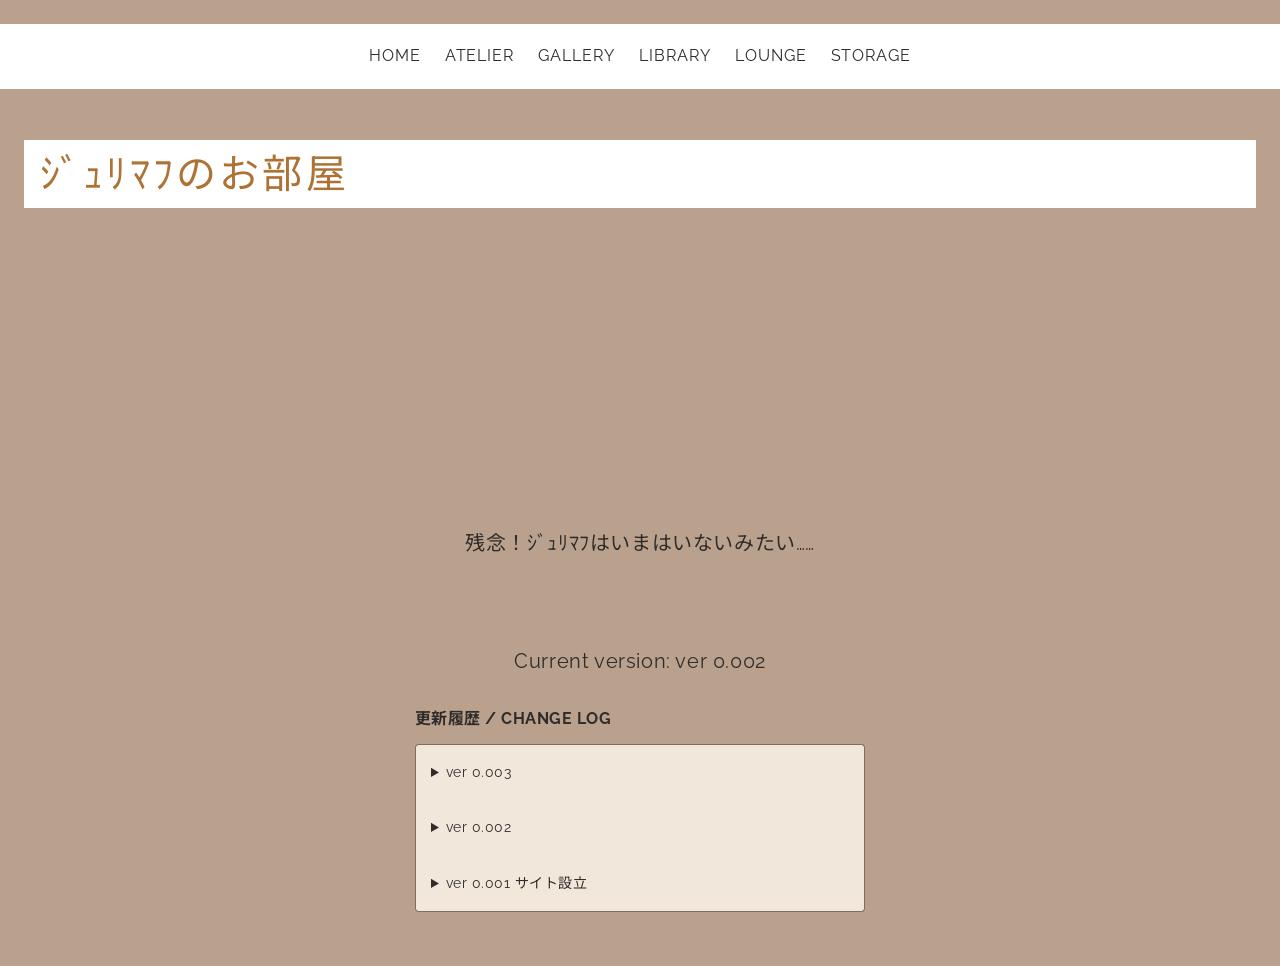
<file: index.html>
<!DOCTYPE html>
<html lang="ja">
<head>
  <meta charset="UTF-8">
  <meta name="viewport" content="width=device-width, initial-scale=1.0">
  <title>Makochi's Room</title>
  <link rel="stylesheet"
    href="style.css">
</head>
  
<body>
  <header>
    

<nav>
  <a href="index.html">HOME</a>
  <a href="atelier.html">ATELIER</a>
  <a href="gallery.html">GALLERY</a>
  <a href="library.html">LIBRARY</a>
  <a href="lounge.html">LOUNGE</a>
  <a href="storage.html">STORAGE</a>
</nav>


  </header>

  <main>
    <h1>ｼﾞｭﾘﾏﾌのお部屋</h1>

    <div class="julyMuff-room">
      <img
        class="julyMuff"
        src="images/julyMuff/julyMuff_hopping.gif"
        alt="ｼﾞｭﾘﾏﾌ"
        style="visibility: hidden;"
        >
      
    <p class="julyMuff-message">ｼﾞｭﾘﾏﾌは……とっても元気！！</p>
    </div>
    
    </div>

    <div id="changelog-container"></div>

  </main>

  <script src="julyMuff_random.js"></script>
  <script src="changelog.js"></script>
  
</body>

</html>
</file>
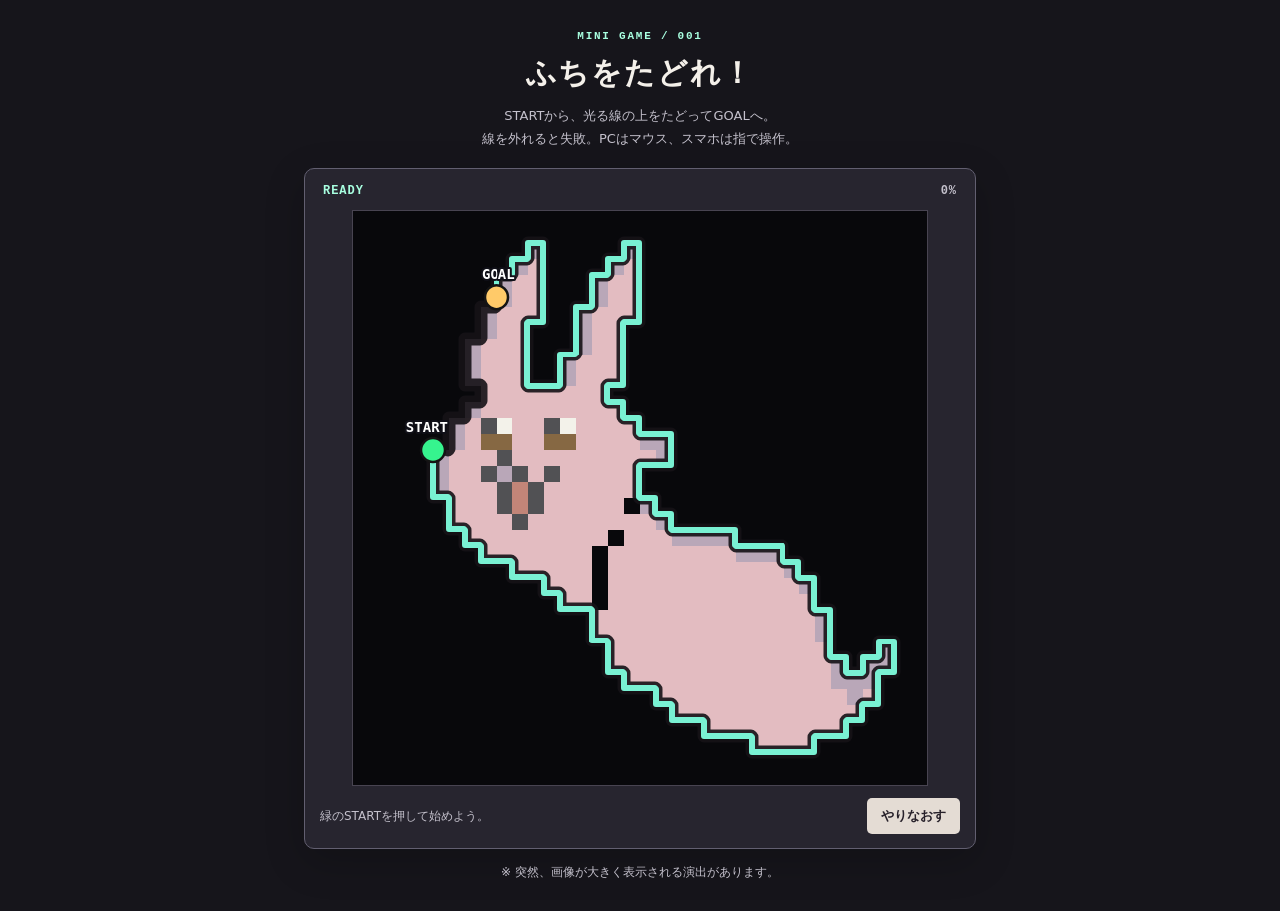
<file: edge-trace/index.html>
<!doctype html>
<html lang="ja">
<head>
  <meta charset="utf-8">
  <meta name="viewport" content="width=device-width, initial-scale=1">
  <title>ふちをたどれ！</title>
  <link rel="stylesheet" href="style.css">
  <script src="outline-data.js" defer></script>
  <script src="game.js" defer></script>
</head>
<body>
  <main class="game">
    <header class="heading">
      <span class="eyebrow">MINI GAME / 001</span>
      <h1>ふちをたどれ！</h1>
      <p class="instructions">STARTから、光る線の上をたどってGOALへ。<br>線を外れると失敗。PCはマウス、スマホは指で操作。</p>
    </header>

    <div class="game-panel">
      <div class="panel-top">
        <span id="status" role="status" aria-live="polite">READY</span>
        <span id="progress">0%</span>
      </div>
      <canvas id="game" width="576" height="576" aria-label="輪郭をなぞるゲーム。緑のSTARTから光る線をたどってGOALへ。">ゲームの表示にはCanvas対応ブラウザが必要です。</canvas>
      <div class="panel-bottom">
        <span id="hint">緑のSTARTを押して始めよう。</span>
        <button id="reset" type="button">やりなおす</button>
      </div>
    </div>
    <p class="notice">※ 突然、画像が大きく表示される演出があります。</p>
  </main>

  <!-- 失敗時は画面全面に2枚目の画像を表示 -->
  <div id="surprise" class="surprise" role="dialog" aria-modal="true" aria-label="ゲームオーバー" hidden>
    <img src="surprise.png" alt="ゲームオーバー画像" draggable="false">
    <button id="retry" type="button">もう一度</button>
  </div>
  <script>
    // 画像が読めなかった場合の表示のための簡単なフォールバックは game.js にあります。
  </script>
</body>
</html>
</file>
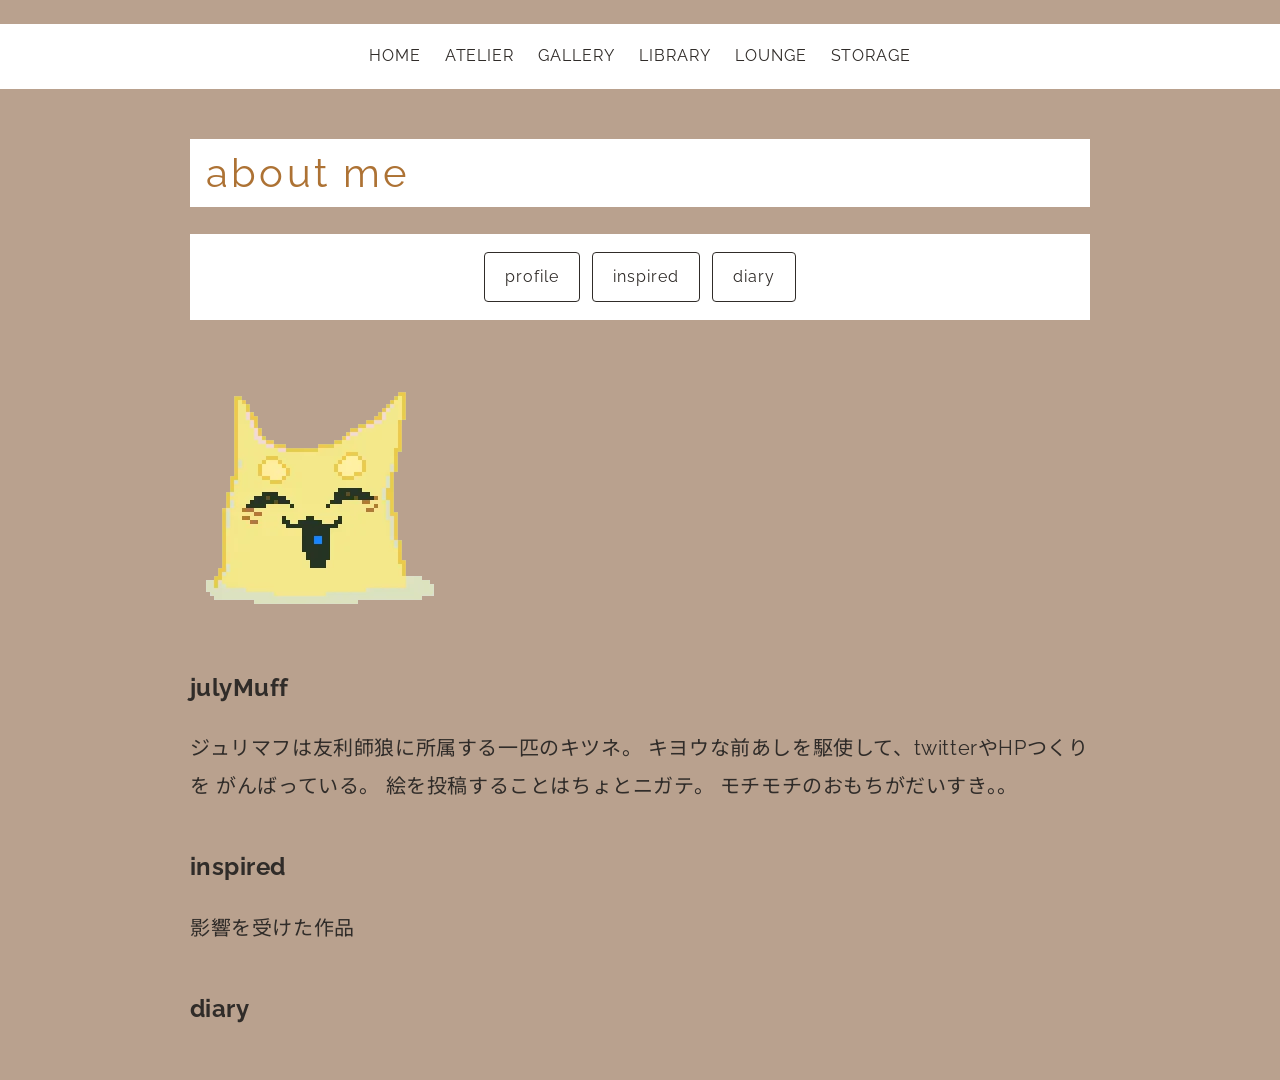
<file: atelier.html>
<!DOCTYPE html>
<html lang="ja">
<head>
  <meta charset="UTF-8">
  <meta name="viewport" content="width=device-width, initial-scale=1.0">
  <title>ATELIER</title>
  <link rel="stylesheet" href="style.css">
</head>
<body>

<header>
  <nav>
    <a href="index.html">HOME</a>
    <a href="atelier.html">ATELIER</a>
    <a href="gallery.html">GALLERY</a>
    <a href="library.html">LIBRARY</a>
    <a href="lounge.html">LOUNGE</a>    
    <a href="storage.html">STORAGE</a>
  </nav>
</header>

<main class="site-section">
  <h1>about me</h1>


<nav class="page-menu">
  <a href="#profile">profile</a>
  <a href="#influences">inspired</a>
  <a href="#diary">diary</a>
</nav>


<img src="julyMuff_icon.webp">

  <section id="profile">
    <h2>julyMuff</h2>
    <p>ジュリマフは友利師狼に所属する一匹のキツネ。
キヨウな前あしを駆使して、twitterやHPつくりを
がんばっている。
絵を投稿することはちょとニガテ。

モチモチのおもちがだいすき。。</p>
  </section>

  <section id="influences">
    <h2>inspired</h2>
    <p>影響を受けた作品</p>
  </section>

  <section id="diary">
    <h2>diary</h2>
    
<a
  class="twitter-timeline"
  data-height="600"
  data-theme="light"
  href="https://x.com/julyMuff/lists/2122179946575749180">
  
</a>

<script
  async
  src="https://platform.x.com/widgets.js"
  charset="utf-8">
</script>

  </section>
</main>

</body>
</html>
</file>
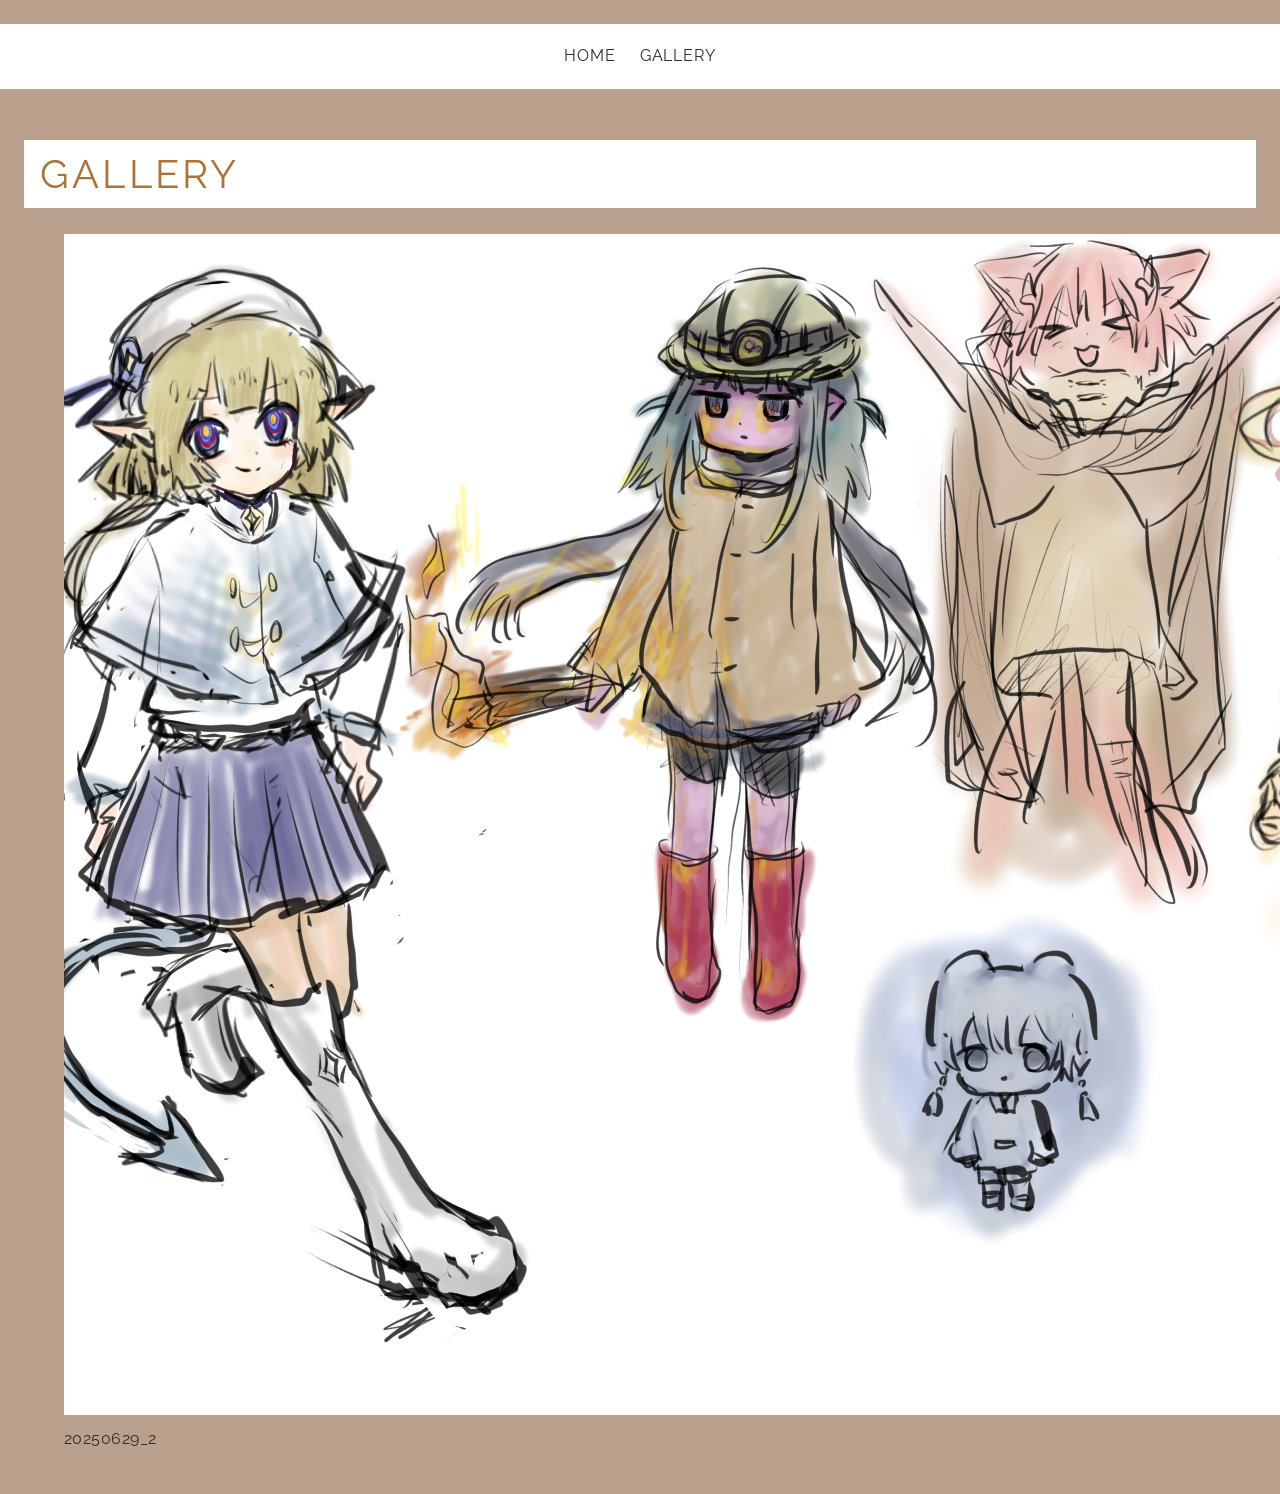
<file: Gallery.html>
<!DOCTYPE html>
<html lang="ja">
<head>
  <meta charset="UTF-8">
  <meta name="viewport" content="width=device-width, initial-scale=1.0">
  <title>Gallery | Makochi's Room</title>
  <link rel="stylesheet"
    href="style.css">
</head>
<body>
  <header>
    <nav>
      <a href="index.html">HOME</a>
      <a href="gallery.html">GALLERY</a>
    </nav>
  </header>

  <main>
    <h1>GALLERY</h1>
    <div class="gallery">
      <figure class="artworks">
        <img src="無題36_20261109102829.png">
        <figcaption>20250629_2</figcaption>
      </figure>
    </div>
  </main>
</body>
</html>
</file>
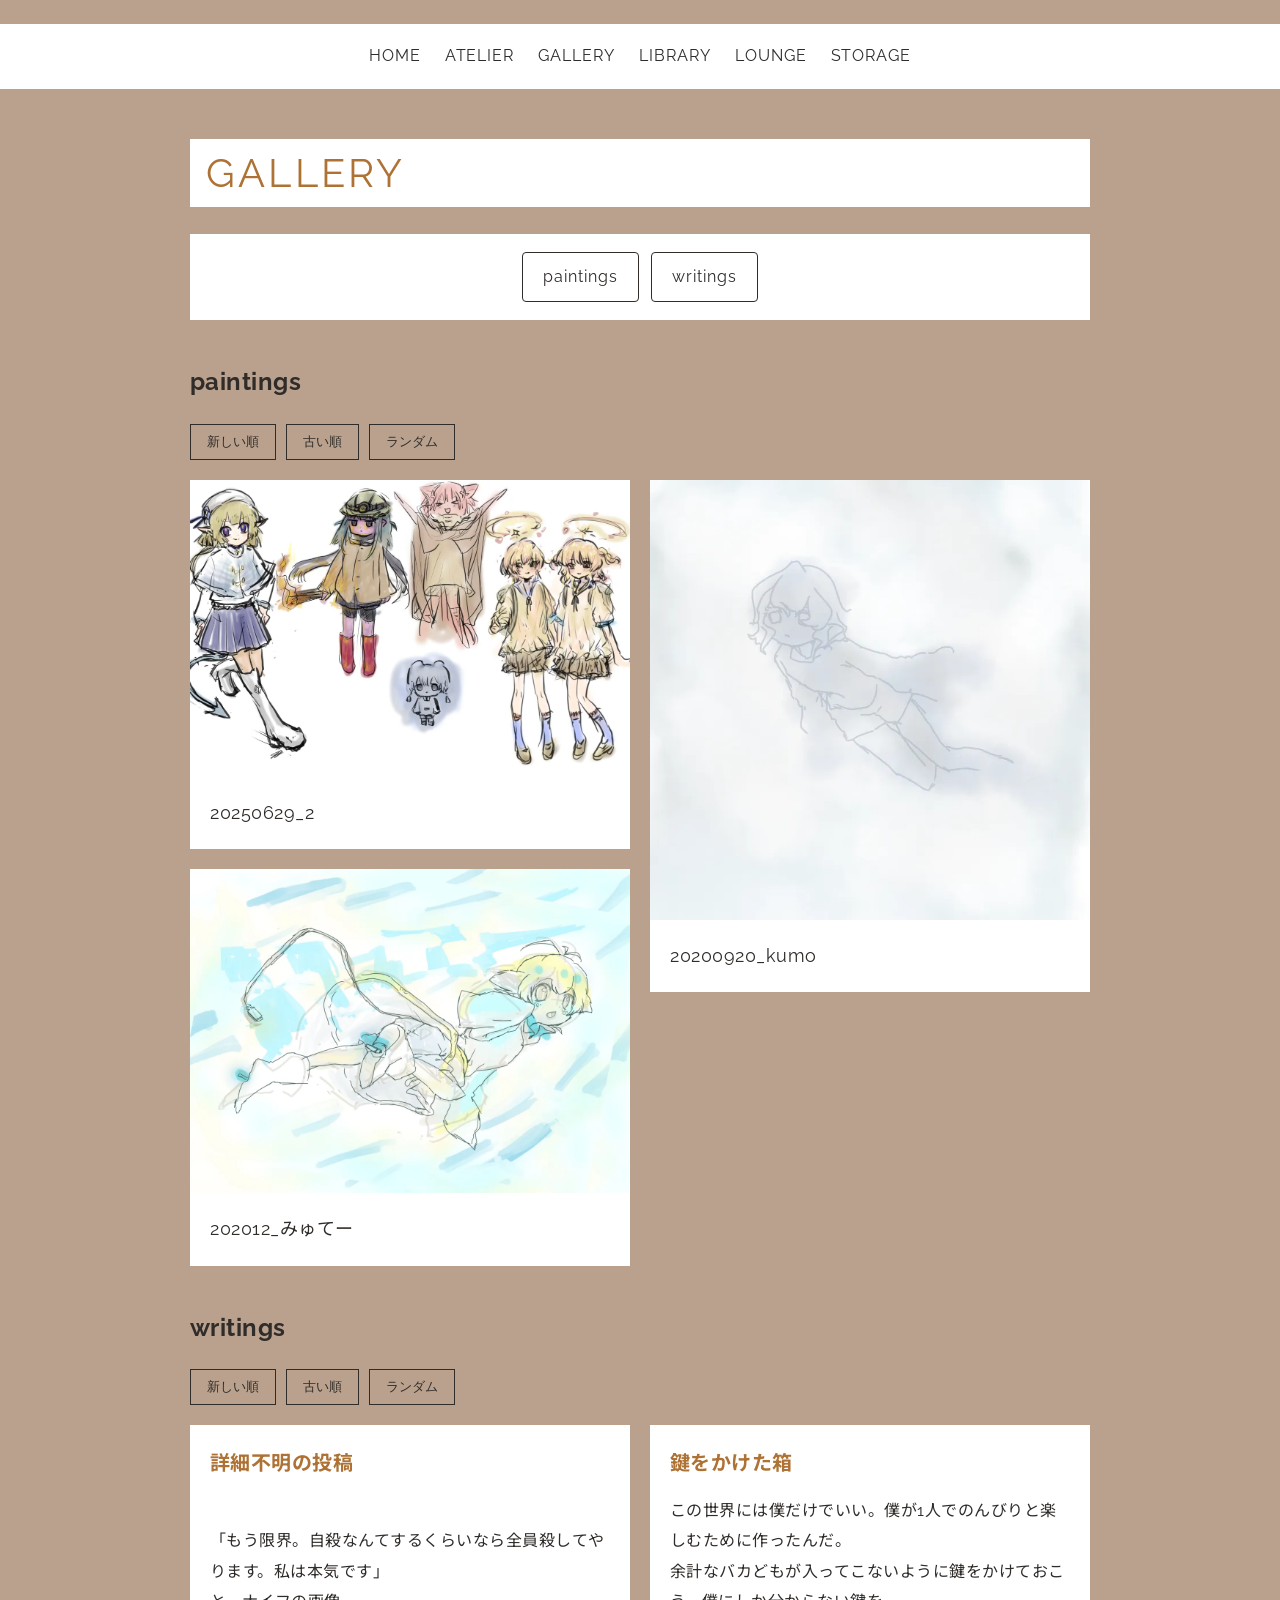
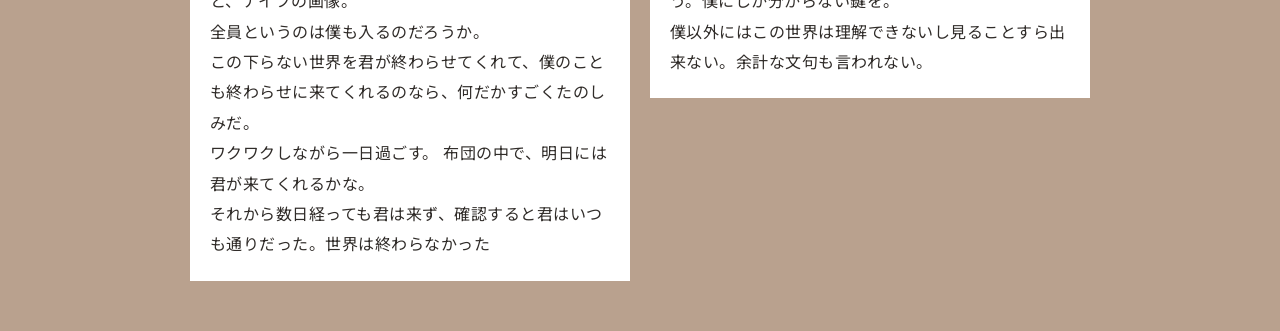
<file: gallery.html>
<!DOCTYPE html>
<html lang="ja">
  
<head>
  <meta charset="UTF-8">
  <meta name="viewport" content="width=device-width, initial-scale=1.0">
  <title>GALLERY | Makochi's Room</title>
  <link rel="stylesheet"
    href="style.css">
<script src="data-paintings.js" defer></script>
<script src="data-writings.js" defer></script>
<script src="gallery.js" defer></script>
</head>
  
<body>
  <header>
  <nav>
    <a href="index.html">HOME</a>
    <a href="atelier.html">ATELIER</a>
    <a href="gallery.html">GALLERY</a>
    <a href="library.html">LIBRARY</a>
    <a href="lounge.html">LOUNGE</a>
    <a href="storage.html">STORAGE</a>
  </nav>
</header>

<main class="site-section">
  <h1>GALLERY</h1>

<nav class="page-menu">
  <a href="#paintings">paintings</a>
  <a href="#writings">writings</a>
</nav>



    <!-- イラスト -->
  <section id="paintings">
    <h2>paintings</h2>

    <!-- 表示順 -->
  <div class="gallery-controls"
    id="painting-controls">
    <button data-sort="new">新しい順</button>
    <button data-sort="old">古い順</button>
    <button data-sort="random">ランダム</button>
  </div>
    
    <div id="painting-list" class="painting"></div>

    <button id="more-paintings" class="more-button">
      もっと見る
    </button>
  </section>
    


  
    <!-- 文章 -->
  <section id="writings">
    <h2>writings</h2>

    <!-- 表示順 -->
  <div class="gallery-controls"
    id="writing-controls">
    <button data-sort="new">新しい順</button>
    <button data-sort="old">古い順</button>
    <button data-sort="random">ランダム</button>
  </div>
    
    <div id="writing-list" class="writing-grid"></div>

    <button id="more-writings" class="more-button">
      もっと見る
    </button>
  </section>

</main>
</body>
</html>
</file>
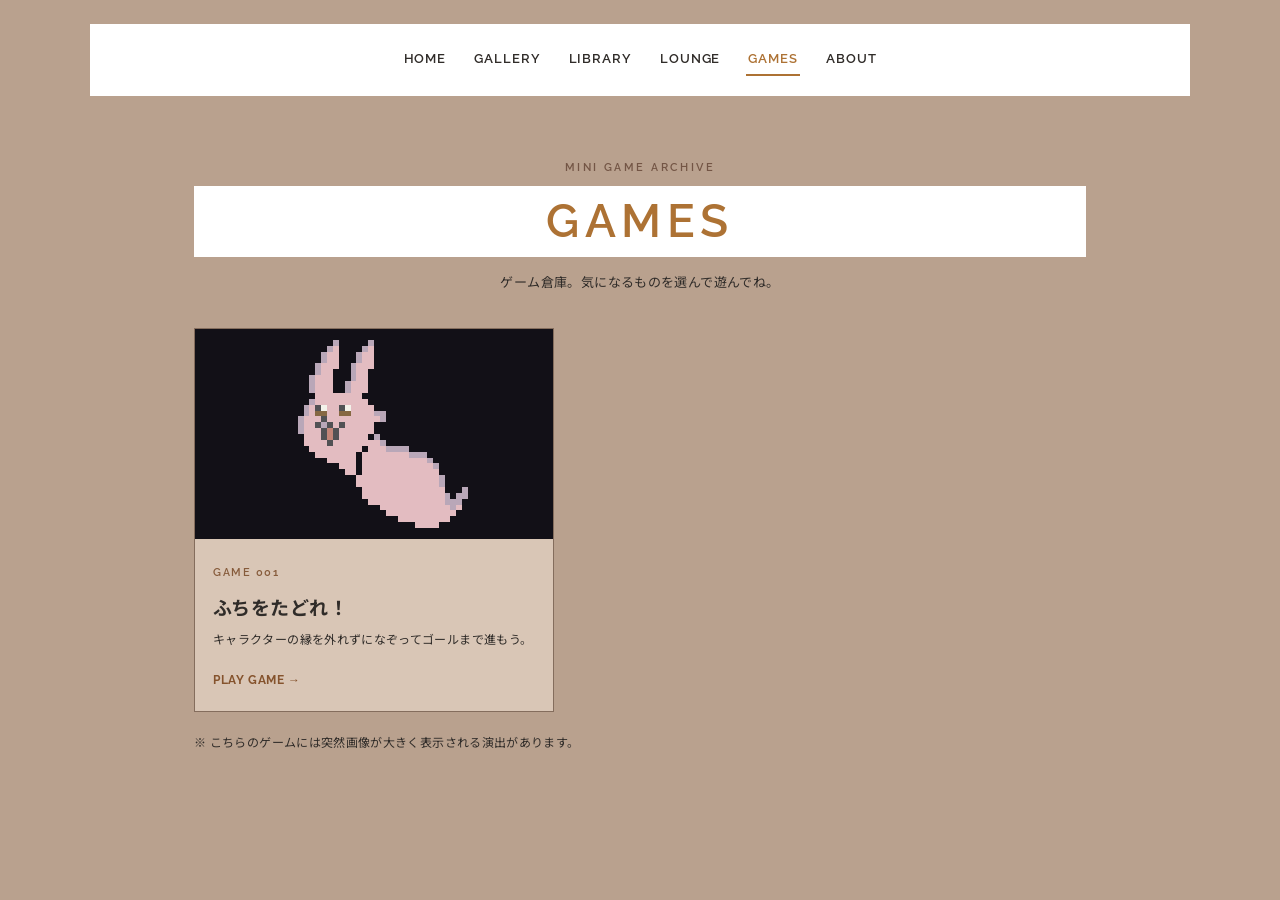
<file: games.html>
<!doctype html>
<html lang="ja">
<head>
  <meta charset="utf-8">
  <meta name="viewport" content="width=device-width, initial-scale=1">
  <title>GAMES | Makochi Room</title>
  <link rel="stylesheet" href="style.css">
  <link rel="stylesheet" href="games-hub.css">
</head>
<body class="games-hub-page">
  <header class="games-hub-header">
    <nav class="games-hub-nav" aria-label="メインナビゲーション">
      <a href="index.html">HOME</a>
      <a href="gallery.html">GALLERY</a>
      <a href="library.html">LIBRARY</a>
      <a href="lounge.html">LOUNGE</a>
      <a href="games.html" aria-current="page">GAMES</a>
      <a href="about.html">ABOUT</a>
    </nav>
  </header>

  <main class="games-hub-main">
    <div class="games-hub-title">
      <span class="games-hub-overline">MINI GAME ARCHIVE</span>
      <h1>GAMES</h1>
      <p>ゲーム倉庫。気になるものを選んで遊んでね。</p>
    </div>

    <section class="games-hub-collection" aria-label="ゲーム一覧">
      <article class="games-hub-card">
        <a href="games/edge-trace/index.html" class="games-hub-card-link">
          <div class="games-hub-preview">
            <img src="games/edge-trace/trace.png" width="512" height="512" alt="ピンクのドット絵のキャラクター" loading="lazy">
          </div>
          <div class="games-hub-card-body">
            <span class="games-hub-number">GAME 001</span>
            <h2>ふちをたどれ！</h2>
            <p>キャラクターの縁を外れずになぞってゴールまで進もう。</p>
            <span class="games-hub-play">PLAY GAME →</span>
          </div>
        </a>
      </article>
    </section>
    <p class="games-hub-warning">※ こちらのゲームには突然画像が大きく表示される演出があります。</p>
  </main>
</body>
</html>
</file>
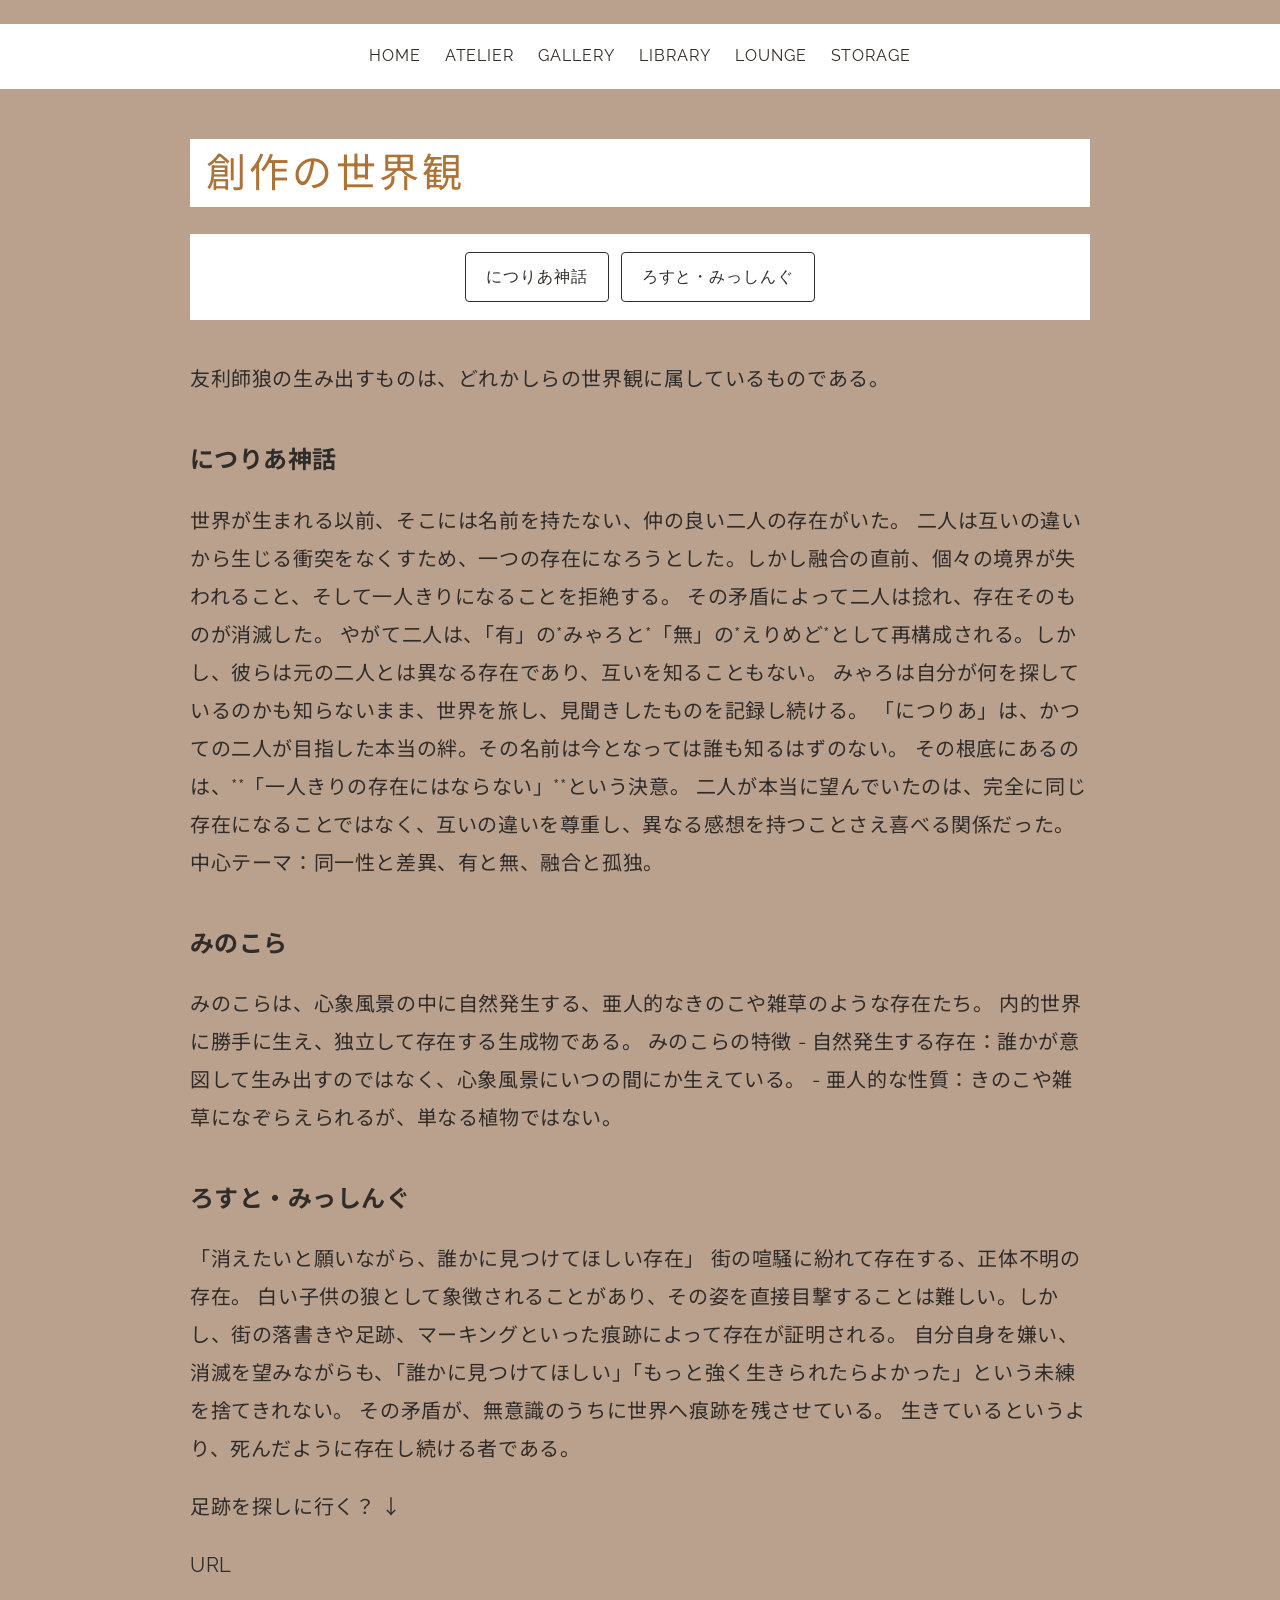
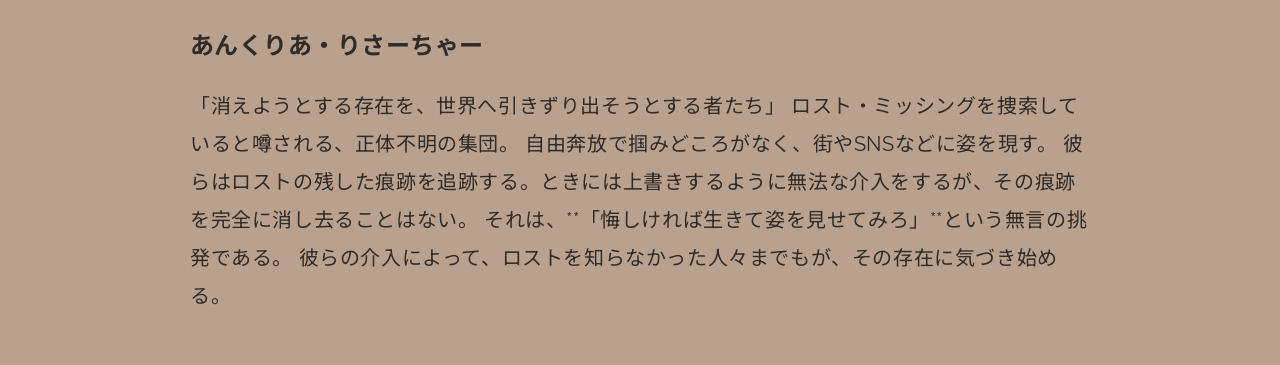
<file: library.html>
<!DOCTYPE html>
<html lang="ja">
<head>
  <meta charset="UTF-8">
  <meta name="viewport" content="width=device-width, initial-scale=1.0">
  <title>LIBRARY</title>
  <link rel="stylesheet" href="style.css">
</head>
<body>

<header>
  <nav>
    <a href="index.html">HOME</a>
    <a href="atelier.html">ATELIER</a>
    <a href="gallery.html">GALLERY</a>
    <a href="library.html">LIBRARY</a>
    <a href="lounge.html">LOUNGE</a>
    <a href="storage.html">STORAGE</a>
  </nav>
</header>

  
<main class="site-section">
  <h1>創作の世界観</h1>
<nav class="page-menu">
  <a href="#nituria">につりあ神話</a>
  <a href="#lost_missing">ろすと・みっしんぐ</a>
</nav>
  <p>友利師狼の生み出すものは、どれかしらの世界観に属しているものである。</p>

  <section id="nituria">
    <h2>につりあ神話</h2>
    <p>世界が生まれる以前、そこには名前を持たない、仲の良い二人の存在がいた。

二人は互いの違いから生じる衝突をなくすため、一つの存在になろうとした。しかし融合の直前、個々の境界が失われること、そして一人きりになることを拒絶する。

その矛盾によって二人は捻れ、存在そのものが消滅した。

やがて二人は、「有」の*みゃろと*「無」の*えりめど*として再構成される。しかし、彼らは元の二人とは異なる存在であり、互いを知ることもない。

みゃろは自分が何を探しているのかも知らないまま、世界を旅し、見聞きしたものを記録し続ける。

「につりあ」は、かつての二人が目指した本当の絆。その名前は今となっては誰も知るはずのない。

その根底にあるのは、**「一人きりの存在にはならない」**という決意。

二人が本当に望んでいたのは、完全に同じ存在になることではなく、互いの違いを尊重し、異なる感想を持つことさえ喜べる関係だった。

中心テーマ：同一性と差異、有と無、融合と孤独。</p>
  </section>

  <section id="minokora">
    <h2>みのこら</h2>
    <p>
みのこらは、心象風景の中に自然発生する、亜人的なきのこや雑草のような存在たち。
内的世界に勝手に生え、独立して存在する生成物である。
      
みのこらの特徴
- 自然発生する存在：誰かが意図して生み出すのではなく、心象風景にいつの間にか生えている。
- 亜人的な性質：きのこや雑草になぞらえられるが、単なる植物ではない。
    </p>
  </section>

  <section id="lost-missing">
    <h2>ろすと・みっしんぐ</h2>
    <p>「消えたいと願いながら、誰かに見つけてほしい存在」

街の喧騒に紛れて存在する、正体不明の存在。

白い子供の狼として象徴されることがあり、その姿を直接目撃することは難しい。しかし、街の落書きや足跡、マーキングといった痕跡によって存在が証明される。

自分自身を嫌い、消滅を望みながらも、「誰かに見つけてほしい」「もっと強く生きられたらよかった」という未練を捨てきれない。

その矛盾が、無意識のうちに世界へ痕跡を残させている。

生きているというより、死んだように存在し続ける者である。</p>
    <p>足跡を探しに行く？ ↓</p>
    <p>URL</p>
  </section>

  <section id="unclear-researcher">
    <h2>あんくりあ・りさーちゃー</h2>
    <p>「消えようとする存在を、世界へ引きずり出そうとする者たち」

ロスト・ミッシングを捜索していると噂される、正体不明の集団。

自由奔放で掴みどころがなく、街やSNSなどに姿を現す。

彼らはロストの残した痕跡を追跡する。ときには上書きするように無法な介入をするが、その痕跡を完全に消し去ることはない。

それは、**「悔しければ生きて姿を見せてみろ」**という無言の挑発である。

彼らの介入によって、ロストを知らなかった人々までもが、その存在に気づき始める。</p>
  </section>
</main>
</file>
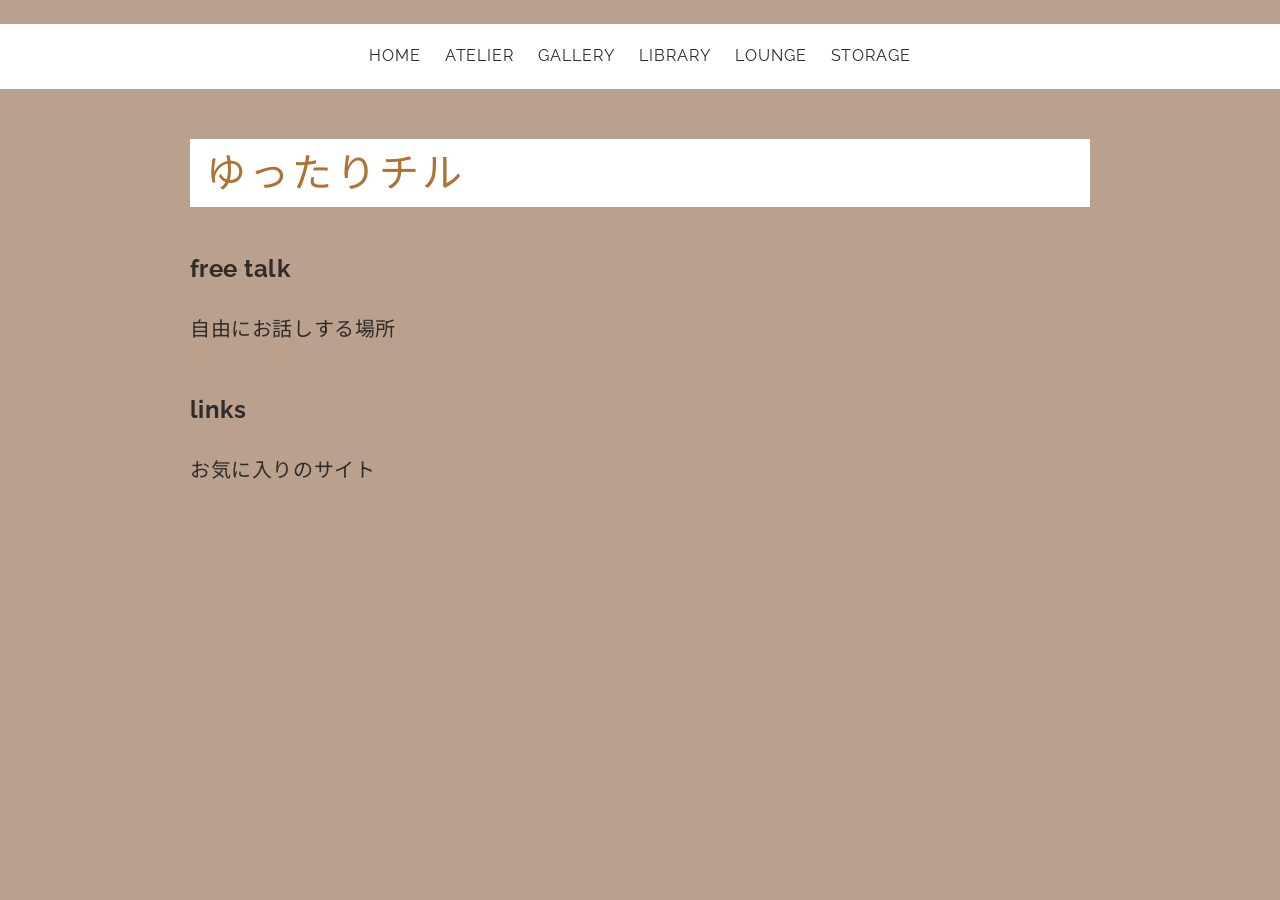
<file: lounge.html>
<!DOCTYPE html>
<html lang="ja">
<head>
  <meta charset="UTF-8">
  <meta name="viewport" content="width=device-width, initial-scale=1.0">
  <title>LOUNGE</title>
  <link rel="stylesheet" href="style.css">
</head>
<body>

<header>
  <nav>
    <a href="index.html">HOME</a>
    <a href="atelier.html">ATELIER</a>
    <a href="gallery.html">GALLERY</a>
    <a href="library.html">LIBRARY</a>
    <a href="lounge.html">LOUNGE</a>
    <a href="storage.html">STORAGE</a>
  </nav>
</header>

  
<main class="site-section">
  <h1>ゆったりチル</h1>

  <section id="free-talk">
    <h2>free talk</h2>
    <p>自由にお話しする場所</p>
  </section>

  <section id="links">
    <h2>links</h2>
    <p>お気に入りのサイト</p>
  </section>
</main>
</file>
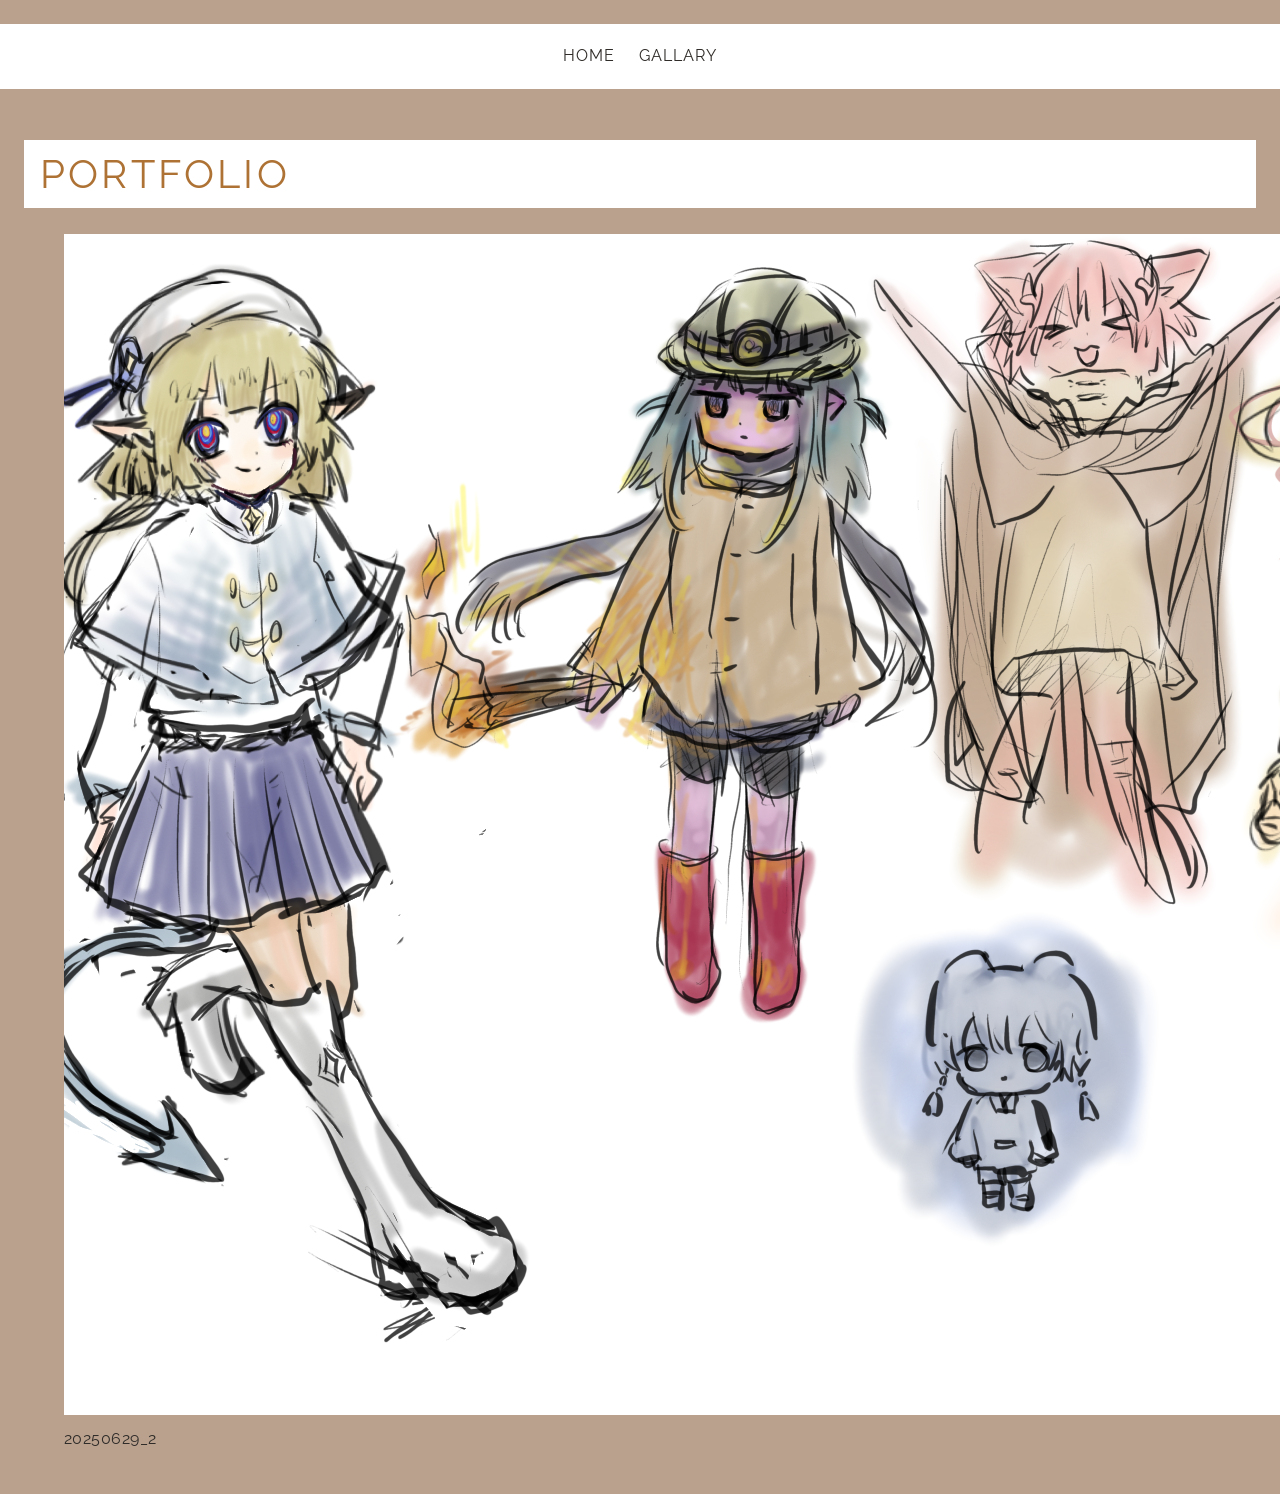
<file: Portfolio.html>
<!DOCTYPE html>
<html lang="ja">
<head>
  <meta charset="UTF-8">
  <meta name="viewport" content="width=device-width, initial-scale=1.0">
  <title>Portfolio | Makochi's Room</title>
  <link rel="stylesheet"
    href="style.css">
</head>
<body>
  <header>
    <nav>
      <a href="index.html">HOME</a>
      <a href="Portfolio.html">GALLARY</a>
    </nav>
  </header>

  <main>
    <h1>PORTFOLIO</h1>
    <div class="gallary">
      <figure class="artworks">
        <img src="無題36_20261109102829.png">
        <figcaption>20250629_2</figcaption>
      </figure>
    </div>
  </main>
</body>
</html>
</file>
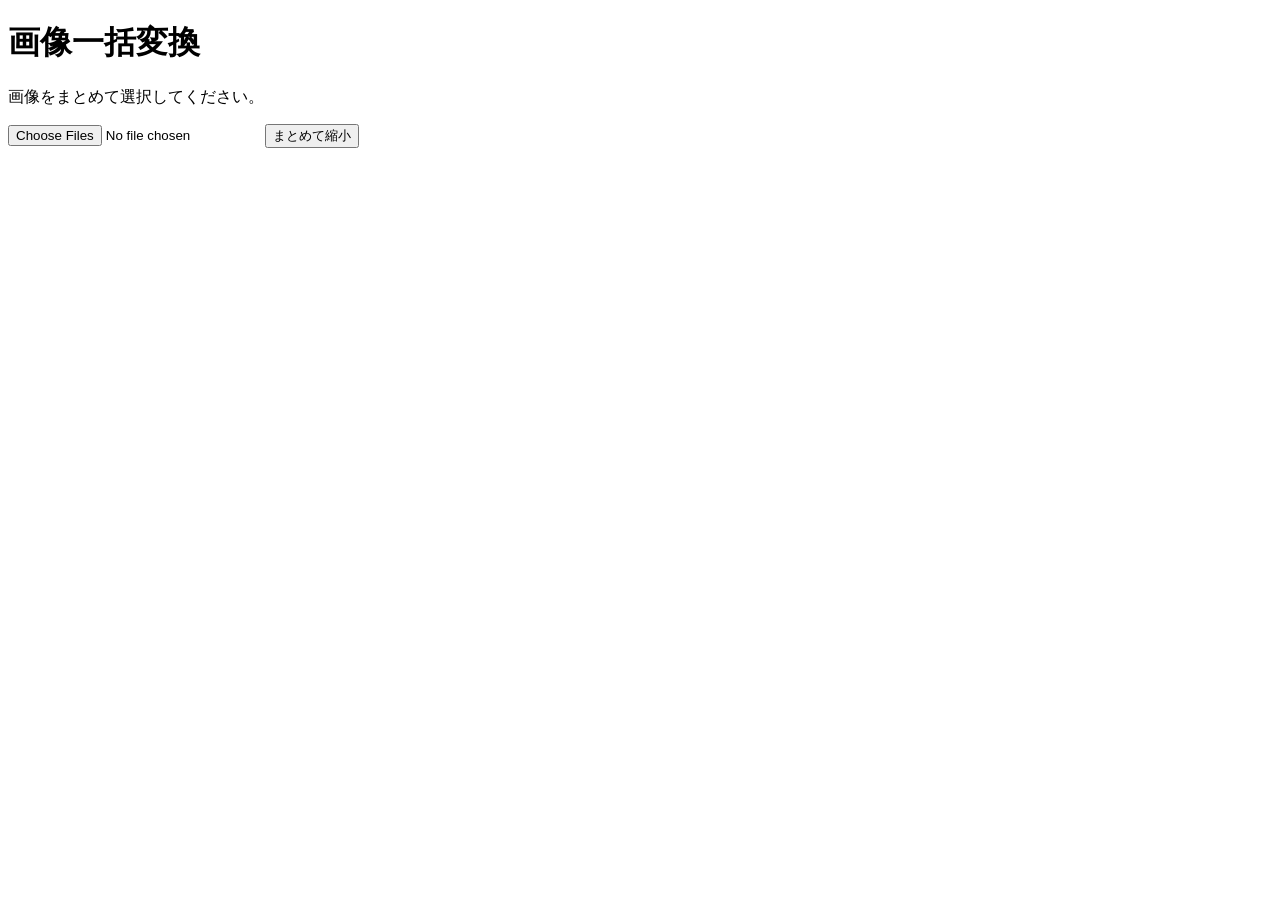
<file: resize.html>
<!DOCTYPE html>
<html lang="ja">
<head>
  <meta charset="UTF-8">
  <title>画像一括変換</title>
</head>
<body>

<h1>画像一括変換</h1>

<p>画像をまとめて選択してください。</p>
<input type="file" id="files" accept="image/*" multiple>

<button id="convert">まとめて縮小</button>
<p id="status"></p>

<script>
const MAX_SIZE = 1200;
const QUALITY = 0.8;

document.getElementById("convert").addEventListener(
  "click", async () => {

  const files = [...document.getElementById("files").files];
  const status = document.getElementById("status");

  if (files.length === 0) {
    status.textContent = "画像を選択してください。";
    return;
  }

  if (!window.showDirectoryPicker) {
    status.textContent = "Chromeなどの対応ブラウザで開いてください。";
    return;
  }

  try {
    const folder = await window.showDirectoryPicker({
      mode: "readwrite"
    });

    for (let i = 0; i < files.length; i++) {
      const bitmap = await createImageBitmap(files[i]);

      const scale = Math.min(
        1,
        MAX_SIZE / Math.max(bitmap.width, bitmap.height)
      );

      const canvas = document.createElement("canvas");
      canvas.width = Math.max(1, Math.round(bitmap.width * scale));
      canvas.height = Math.max(1, Math.round(bitmap.height * scale));

      canvas.getContext("2d").drawImage(
        bitmap, 0, 0, canvas.width, canvas.height
      );
      bitmap.close();

      const blob = await new Promise(resolve =>
        canvas.toBlob(resolve, "image/webp", QUALITY)
      );

      if (!blob || blob.type !== "image/webp") {
        throw new Error("WebP変換に失敗しました");
      }

      const name = files[i].name.replace(/\.[^.]+$/, "") + ".webp";
      const handle = await folder.getFileHandle(name, {
        create: true
      });

      const writer = await handle.createWritable();
      await writer.write(blob);
      await writer.close();

      status.textContent =
        `${i + 1} / ${files.length} 枚変換しました`;
    }

    status.textContent = "すべて変換できました。";

  } catch (error) {
    status.textContent = "中断しました: " + error.message;
  }
});
</script>

</body>
</html>
</file>
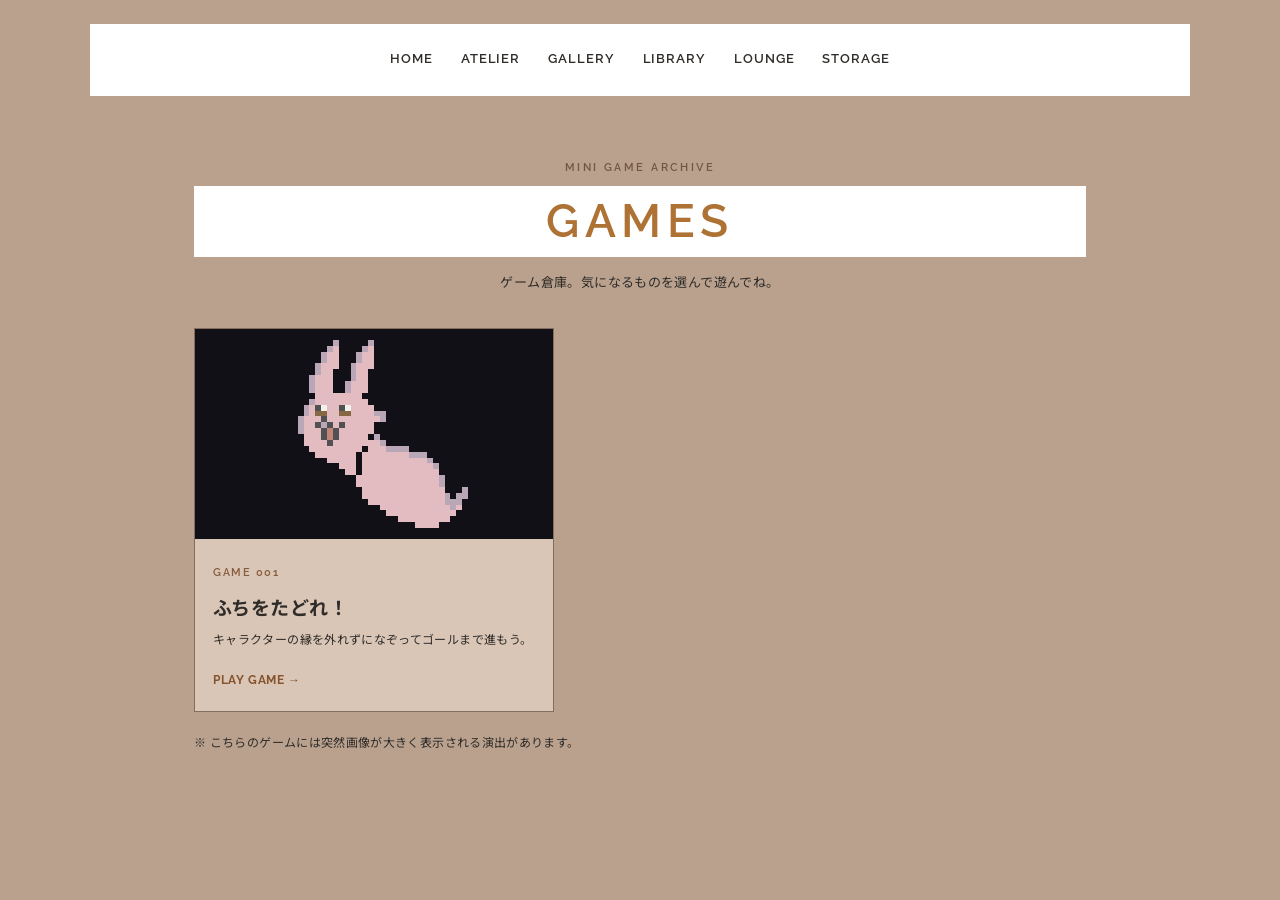
<file: storage.html>
<!doctype html>
<html lang="ja">
<head>
  <meta charset="utf-8">
  <meta name="viewport" content="width=device-width, initial-scale=1">
  <title>GAMES | Makochi Room</title>
  <link rel="stylesheet" href="style.css">
  <link rel="stylesheet" href="games-hub.css">
</head>
<body class="games-hub-page">
  <header class="games-hub-header">
    <nav class="games-hub-nav" aria-label="メインナビゲーション">
      <a href="index.html">HOME</a>
      <a href="atelier.html">ATELIER</a>
      <a href="gallery.html">GALLERY</a>
      <a href="library.html">LIBRARY</a>
      <a href="lounge.html">LOUNGE</a>
      <a href="storage.html">STORAGE</a>
    </nav>
  </header>

  <main class="games-hub-main">
    <div class="games-hub-title">
      <span class="games-hub-overline">MINI GAME ARCHIVE</span>
      <h1>GAMES</h1>
      <p>ゲーム倉庫。気になるものを選んで遊んでね。</p>
    </div>

    <section class="games-hub-collection" aria-label="ゲーム一覧">
      <article class="games-hub-card">
        <a href="games/edge-trace/index.html" class="games-hub-card-link">
          <div class="games-hub-preview">
            <img src="games/edge-trace/trace.png" width="512" height="512" alt="ピンクのドット絵のキャラクター" loading="lazy">
          </div>
          <div class="games-hub-card-body">
            <span class="games-hub-number">GAME 001</span>
            <h2>ふちをたどれ！</h2>
            <p>キャラクターの縁を外れずになぞってゴールまで進もう。</p>
            <span class="games-hub-play">PLAY GAME →</span>
          </div>
        </a>
      </article>
    </section>
    <p class="games-hub-warning">※ こちらのゲームには突然画像が大きく表示される演出があります。</p>
  </main>
</body>
</html>
</file>
<file: style.css>
/* ========================================
   MAKOCHI-ROOM / STYLE.CSS
======================================== */


/* ========================================
   01. WEB FONTS
   フォントの読み込み
======================================== */

@import url('https://fonts.googleapis.com/css2?family=Noto+Sans+JP:wght@300;400;500&family=Raleway:wght@300;400;500;600&display=swap');


/* ========================================
   02. GLOBAL SETTINGS
   サイト共通の色・基本設定
======================================== */

:root {
  --background: #b9a18e;
  --text: #302c29;
  --heading: #ad7234;
  --header: #b9a18e;
  --tab: #ffffff;
}

body {
  margin: 0;
  background-color: var(--background);
  color: var(--text);
  font-family: "Raleway", "Noto Sans JP", sans-serif;
  font-weight: 400;
  letter-spacing: 0.03em;
  line-height: 1.8;
}


/* ========================================
   03. HEADER
   ヘッダー
======================================== */

header {
  background-color: var(--header);
  padding-top: 24px;
}


/* ========================================
   04. NAVIGATION
   ナビゲーション
======================================== */

nav {
  display: flex;
  justify-content: center;
  gap: 32px;
  padding: 18px 20px;
  background-color: var(--tab);
}

nav a {
  color: var(--text);
  font-family: "Raleway", sans-serif;
  font-size: 16px;
  font-weight: 400;
  letter-spacing: 0.06em;
  text-decoration: none;
}

nav a:hover {
  color: var(--heading);
}


/* ========================================
   05. MAIN CONTENT
   ページ本文・見出し
======================================== */

main {
  padding: 24px;
}

h1 {
  background-color: white;
  color: var(--heading);
  font-size: 40px;
  font-weight: 400;
  letter-spacing: 0.08em;
  line-height: 1.3;
  padding: 8px 16px;
}

p {
  font-size: 20px;
  font-weight: 400;
  letter-spacing: 0.03em;
  line-height: 1.9;
}


/* ========================================
   06. GALLERY
   作品一覧　　　　これはgallery.cssにしたほうがいい
======================================== */

.painting {
  columns: 2;
  column-gap: 20px;
}

.artwork {
  margin: 0 0 20px;
  background-color: white;
  break-inside: avoid;
}

.artwork img {
  display: block;
  width: 100%;
  height: auto;
}

.artwork figcaption {
  padding: 20px;
  font-size: 18px;
  letter-spacing: 0.03em;
}

/* 絵の一覧 */
.painting {
  columns: 2;
  column-gap: 20px;
}

/* 文章の一覧 */
.writing-grid {
  display: grid;
  grid-template-columns: repeat(2, minmax(0, 1fr));
  gap: 20px;
  align-items: start;
}

/* 文章作品のカード */
.writing-card {
  min-width: 0;
  padding: 20px;
  background-color: white;
}

.writing-card h3 {
  margin: 0 0 15px;
  color: var(--heading);
  font-size: 20px;
}

.writing-card p {
  margin: 0;
  font-size: 16px;
  line-height: 1.9;
  white-space: pre-line;
  overflow-wrap: anywhere;
}

/* 並び替えボタン */
.gallery-controls {
  display: flex;
  flex-wrap: wrap;
  gap: 10px;
  margin: 20px 0;
}

/* ボタン共通 */
.gallery-controls button,
.more-button {
  padding: 8px 16px;
  border: 1px solid var(--text);
  background: transparent;
  color: var(--text);
  cursor: pointer;
}

/* もっと見る */
.more-button {
  display: block;
  margin: 30px auto;
}

.more-button[hidden] {
  display: none;
}

/* スマホでは1列 */
@media (max-width: 600px) {
  .painting {
    columns: 1;
  }

  .writing-grid {
    grid-template-columns: 1fr;
  }
}


/* ========================================
   07. JULYMUFF ROOM
   ｼﾞｭﾘﾏﾌのお部屋
======================================== */

.julyMuff-room {
  text-align: center;
  padding: 30px 10px;
}

.julyMuff {
  display: block;
  width: 240px;
  max-width: 100%;
  height: auto;
  margin: 0 auto;
  image-rendering: pixelated;
}

/* ｼﾞｭﾘﾏﾌが部屋の外にはみ出さないようにする */
.julyMuff-room {
  overflow: hidden;
}



/* 右端に登場する */
.julyMuff-arriving {
  transform: translateX(calc(50vw - 50%));
}

/* 右端から中央へ歩く */
.julyMuff-walk-in {
  animation: julyMuffWalkIn 4s linear both;
}

@keyframes julyMuffWalkIn {
  from {
    transform: translateX(calc(50vw + 100%));
  }

  to {
    transform: translateX(0);
  }
}


/* ========================================
   08. RESPONSIVE DESIGN
   画面サイズ別の調整
======================================== */

@media (max-width: 600px) {
  .julyMuff {
    width: 144px;
  }
}

/* ========================================
   06. 
   更新履歴
======================================== */

/* 更新履歴全体 */
.changelog {
  max-width: 450px;
  margin: 30px auto;
  color: var(--text);
  font-size: 14px;
}

/* 現在のバージョン */
.changelog > p {
  text-align: center;
  margin-bottom: 25px;
}

/* 見出し */
.changelog h3 {
  color: var(--text);
  font-size: 16px;
  margin-bottom: 10px;
}

/* 更新履歴を四角で囲む */
.changelog details {
  background-color: #f1e7db;
  border-left: 1px solid #806d5f;
  border-right: 1px solid #806d5f;
  padding: 10px 15px;
}

/* 最初の項目 */
.changelog details:first-of-type {
  border-top: 1px solid #806d5f;
  border-radius: 4px 4px 0 0;
}

/* 最後の項目 */
.changelog details:last-of-type {
  border-bottom: 1px solid #806d5f;
  border-radius: 0 0 4px 4px;
}

/* クリックする部分 */
.changelog summary {
  cursor: pointer;
  padding: 5px 0;
}


/* 展開した詳細 */
.changelog details p,
.changelog details ul {
  margin: 10px 0;
}

/* ナビゲーションの折り返し */
header nav {
  flex-wrap: wrap;
  gap: 10px 24px;
}

header nav a {
  white-space: nowrap;
}

/* 新しいページの共通レイアウト */
.site-section {
  max-width: 900px;
  margin: 50px auto;
  padding: 0 20px;
}

.site-section section {
  margin: 40px 0;
}

/* スマホ向け */
@media (max-width: 600px) {
  header nav {
    gap: 8px 14px;
  }

  header nav a {
    font-size: 0.85rem;
  }
}



/* ページ内の共通メニュー */
.page-menu {
  display: flex;
  flex-wrap: wrap;
  gap: 12px;
  margin: 20px 0 40px;
}

.page-menu a {
  display: inline-block;
  padding: 10px 20px;
  border: 1px solid var(--text);
  border-radius: 4px;
  color: var(--text);
  text-decoration: none;
  transition: 0.2s;
}

.page-menu a:hover {
  background-color: var(--text);
  color: var(--background);
}
</file>
<file: edge-trace/style.css>
:root {
  color-scheme: dark;
  --background: #16151b;
  --surface: #27252f;
  --line: #625f70;
  --text: #f4f0ea;
  --muted: #c4c1cc;
  --accent: #a8ffe0;
}
* { box-sizing: border-box; }
html { min-height: 100%; }
body {
  margin: 0;
  min-height: 100dvh;
  background: var(--background);
  color: var(--text);
  font-family: 'Noto Sans JP', system-ui, sans-serif;
}
.game { width: min(100%, 700px); padding: 24px 14px 30px; margin: 0 auto; text-align: center; }
.eyebrow { font: 700 11px/1.5 ui-monospace, monospace; letter-spacing: .16em; color: var(--accent); }
h1 { font-size: clamp(22px, 5vw, 30px); margin: 8px 0 10px; letter-spacing: .06em; }
.instructions { color: var(--muted); font-size: 13px; line-height: 1.8; margin: 0 0 18px; }
.game-panel { background: var(--surface); border: 1px solid var(--line); border-radius: 10px; overflow: hidden; padding: 10px; box-shadow: 0 12px 40px #0003; }
.panel-top, .panel-bottom { display: flex; justify-content: space-between; align-items: center; gap: 12px; padding: 4px 8px 10px; }
.panel-top { font: 700 12px/1.4 ui-monospace, monospace; letter-spacing: .08em; }
#status { color: var(--accent); }
#progress { color: var(--muted); }
#game { display: block; width: min(100%, 576px); height: auto; margin: 0 auto; background: #000; image-rendering: pixelated; touch-action: none; cursor: crosshair; border: 1px solid #484451; }
.panel-bottom { padding: 12px 5px 4px; }
#hint { font-size: 12px; color: var(--muted); text-align: left; }
button { background: #e4dcd4; color: #27212a; border: none; padding: 9px 14px; border-radius: 5px; font: 700 12px/1.2 inherit; font-weight: 700; cursor: pointer; white-space: nowrap; }
button:hover { background: white; }
button:focus-visible { outline: 3px solid var(--accent); outline-offset: 3px; }
.notice { color: var(--muted); font-size: 12px; margin: 15px 0 0; }
.surprise[hidden] { display: none; }
.surprise { position: fixed; inset: 0; z-index: 10000; display: flex; align-items: center; justify-content: center; background: #edd563; overflow: hidden; }
.surprise img { display: block; width: 100vw; height: 100dvh; object-fit: cover; object-position: center; image-rendering: pixelated; animation: pop-in .25s steps(3,end) both; }
.surprise button { position: fixed; bottom: max(15px, env(safe-area-inset-bottom)); left: 50%; transform: translateX(-50%); padding: 13px 24px; background: rgba(25,23,28,.86); color: white; border: 1px solid #ffffff80; font-size: 14px; opacity: 0; animation: appear .3s 1s forwards; }
@keyframes pop-in { from { transform: scale(1.4); } to { transform: scale(1); } }
@keyframes appear { to { opacity: 1; } }
@media (prefers-reduced-motion: reduce) { .surprise img, .surprise button { animation: none; opacity: 1; } }
</file>
<file: games-hub.css>
@import url('https://fonts.googleapis.com/css2?family=Noto+Sans+JP:wght@300;400;500;600&family=Raleway:wght@400;500;600;700&display=swap');
/* GAMES だけに適用するスタイル。既存ページの CSS を変更しない。 */
.games-hub-page {
  margin: 0;
  min-height: 100vh;
  background: #b9a18e;
  color: #302c29;
  font-family: 'Noto Sans JP', sans-serif;
}
.games-hub-page * { box-sizing: border-box; }
.games-hub-page .games-hub-header { background: #b9a18e; }
.games-hub-page .games-hub-nav {
  display: flex;
  align-items: center;
  justify-content: center;
  flex-wrap: wrap;
  gap: 10px 24px;
  padding: 20px 16px;
  max-width: 1100px;
  margin: auto;
}
.games-hub-page .games-hub-nav a {
  display: inline-block;
  padding: 5px 2px;
  color: #302c29;
  font: 600 13px/1.5 'Raleway', sans-serif;
  letter-spacing: .07em;
  text-decoration: none;
  white-space: nowrap;
  border-bottom: 2px solid transparent;
}
.games-hub-page .games-hub-nav a:hover,
.games-hub-page .games-hub-nav a:focus-visible,
.games-hub-page .games-hub-nav a[aria-current="page"] {
  color: #ad7234;
  border-bottom-color: #ad7234;
}
.games-hub-main { width: min(100% - 32px, 940px); margin: 30px auto 70px; }
.games-hub-title { text-align: center; margin: 0 auto 34px; }
.games-hub-overline { color: #735545; font: 600 11px/1.6 'Raleway', sans-serif; letter-spacing: .22em; }
.games-hub-title h1 { font: 600 clamp(30px, 7vw, 46px)/1.2 'Raleway', sans-serif; color: #ad7234; letter-spacing: .12em; margin: 8px 0 12px; }
.games-hub-title p { font-size: 13px; line-height: 1.8; }
.games-hub-collection { display: grid; grid-template-columns: repeat(auto-fit, minmax(min(100%, 260px), 1fr)); gap: 20px; }
.games-hub-card { max-width: 360px; border: 1px solid #846d5d; background: #d9c6b6; transition: transform .15s ease, box-shadow .15s ease; }
.games-hub-card:hover { transform: translateY(-2px); box-shadow: 0 5px 18px #302c2928; }
.games-hub-card-link { display: block; color: inherit; text-decoration: none; }
.games-hub-card-link:focus-visible { outline: 3px solid #ad7234; outline-offset: 3px; }
.games-hub-preview { height: 210px; display: grid; place-items: center; background: #121017; overflow: hidden; }
.games-hub-preview img { max-width: 100%; width: 188px; max-height: 188px; height: auto; object-fit: contain; image-rendering: pixelated; }
.games-hub-card-body { padding: 16px 18px 19px; }
.games-hub-number { font: 600 11px 'Raleway', sans-serif; letter-spacing: .14em; color: #865b3b; }
.games-hub-card-body h2 { font-size: 19px; line-height: 1.5; margin: 9px 0 7px; }
.games-hub-card-body p { font-size: 12px; line-height: 1.8; margin: 0 0 13px; }
.games-hub-play { color: #85532d; font: 700 12px 'Raleway', sans-serif; letter-spacing: .05em; }
.games-hub-warning { font-size: 12px; line-height: 1.7; margin: 20px 0; }
@media (max-width: 500px) {
 .games-hub-page .games-hub-nav { gap: 5px 15px; padding: 13px 10px; }
 .games-hub-page .games-hub-nav a { font-size: 12px; }
 .games-hub-main { margin-top: 18px; }
}
@media (prefers-reduced-motion: reduce) { .games-hub-card { transition: none; } }
</file>
